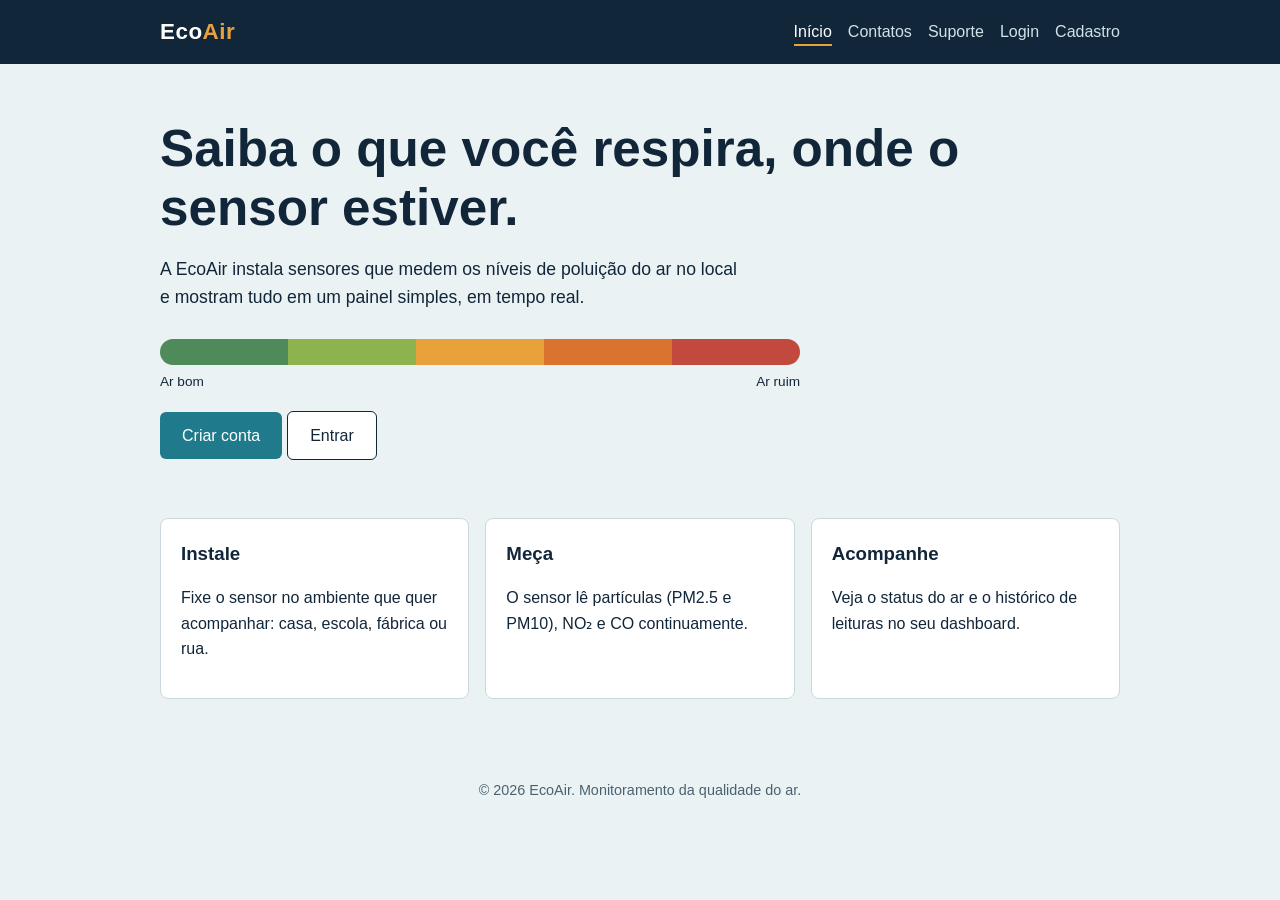
<file: index.html>
<!DOCTYPE html>
<html lang="pt-BR"><head><meta charset="utf-8"><meta name="viewport" content="width=device-width,initial-scale=1">
<title>Início | EcoAir</title><link rel="stylesheet" href="css/style.css"></head>
<body><header id="topo"></header><main>
<section class="hero"><h1>Saiba o que você respira, onde o sensor estiver.</h1>
<p>A EcoAir instala sensores que medem os níveis de poluição do ar no local e mostram tudo em um painel simples, em tempo real.</p>
<div class="scale" aria-hidden="true"><i style="background:#4F8A5B"></i><i style="background:#8DB34F"></i><i style="background:#E9A23B"></i><i style="background:#D9732E"></i><i style="background:#C2493D"></i></div>
<div class="scale-l"><span>Ar bom</span><span>Ar ruim</span></div>
<p id="acoes"><a class="btn" href="cadastro.html">Criar conta</a> <a class="btn alt" href="login.html">Entrar</a></p></section>
<section class="grid">
<div class="box"><h3>Instale</h3><p>Fixe o sensor no ambiente que quer acompanhar: casa, escola, fábrica ou rua.</p></div>
<div class="box"><h3>Meça</h3><p>O sensor lê partículas (PM2.5 e PM10), NO₂ e CO continuamente.</p></div>
<div class="box"><h3>Acompanhe</h3><p>Veja o status do ar e o histórico de leituras no seu dashboard.</p></div></section>
</main><footer id="rodape"></footer><script src="js/app.js"></script></body></html>
</file>
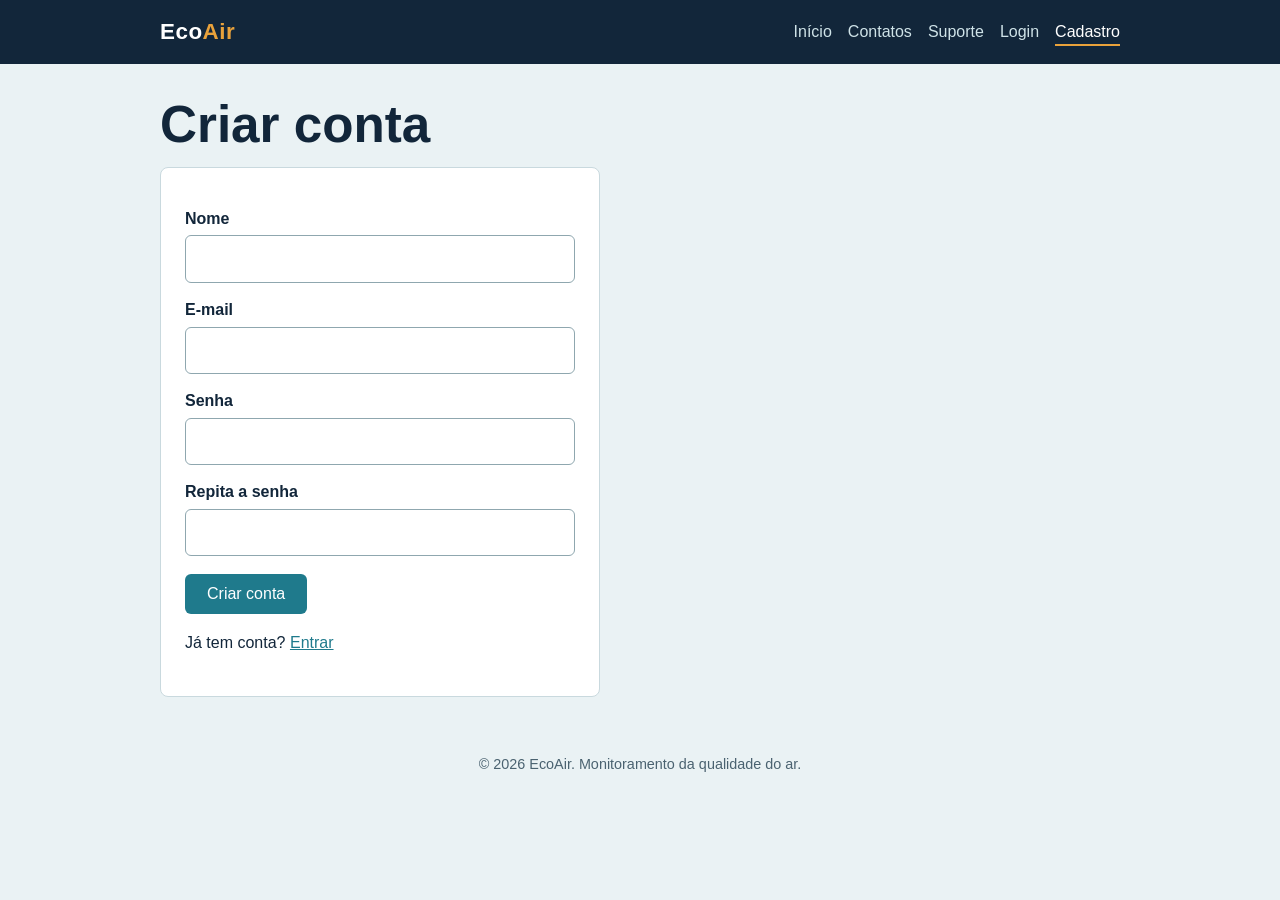
<file: cadastro.html>
<!DOCTYPE html>
<html lang="pt-BR"><head><meta charset="utf-8"><meta name="viewport" content="width=device-width,initial-scale=1">
<title>Cadastro | EcoAir</title><link rel="stylesheet" href="css/style.css"></head>
<body><header id="topo"></header><main>
<h1>Criar conta</h1>
<form id="form-cadastro"><label for="n">Nome</label><input id="n" name="nome" required autocomplete="name"><label for="e">E-mail</label><input id="e" name="email" type="email" required autocomplete="email"><label for="s">Senha</label><input id="s" name="senha" type="password" required minlength="6" autocomplete="new-password"><label for="s2">Repita a senha</label><input id="s2" name="senha2" type="password" required autocomplete="new-password"><button class="btn">Criar conta</button><div id="msg" role="alert"></div><p>Já tem conta? <a href="login.html">Entrar</a></p></form>
</main><footer id="rodape"></footer><script src="js/app.js"></script></body></html>
</file>
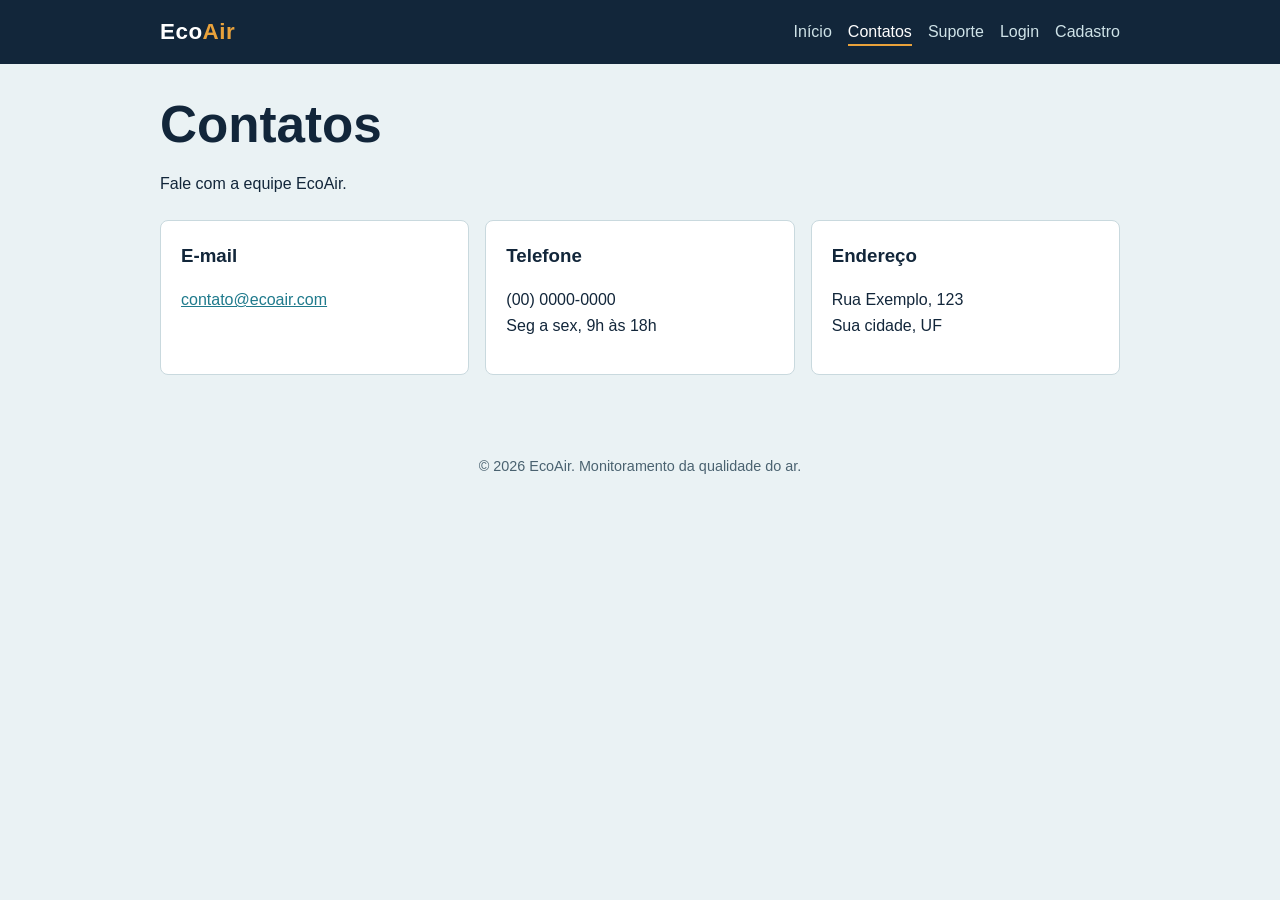
<file: contatos.html>
<!DOCTYPE html>
<html lang="pt-BR"><head><meta charset="utf-8"><meta name="viewport" content="width=device-width,initial-scale=1">
<title>Contatos | EcoAir</title><link rel="stylesheet" href="css/style.css"></head>
<body><header id="topo"></header><main>
<h1>Contatos</h1><p>Fale com a equipe EcoAir.</p>
<div class="grid"><div class="box"><h3>E-mail</h3><p><a href="mailto:contato@ecoair.com">contato@ecoair.com</a></p></div>
<div class="box"><h3>Telefone</h3><p>(00) 0000-0000<br>Seg a sex, 9h às 18h</p></div>
<div class="box"><h3>Endereço</h3><p>Rua Exemplo, 123<br>Sua cidade, UF</p></div></div>
</main><footer id="rodape"></footer><script src="js/app.js"></script></body></html>
</file>
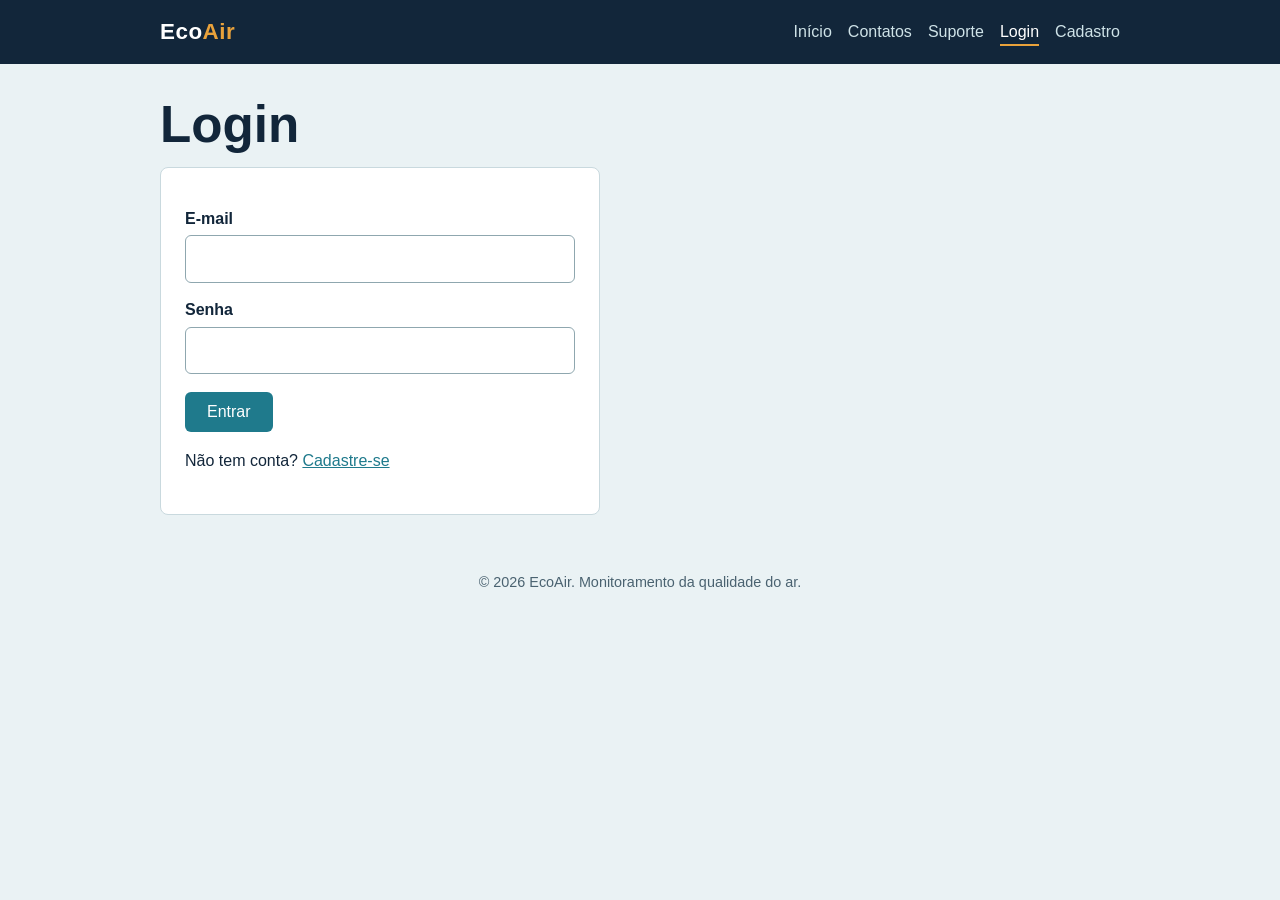
<file: dashboard.html>
<!DOCTYPE html>
<html lang="pt-BR"><head><meta charset="utf-8"><meta name="viewport" content="width=device-width,initial-scale=1">
<title>Dashboard | EcoAir</title><link rel="stylesheet" href="css/style.css"></head>
<body><header id="topo"></header><main>
<div id="dash"><div class="top"><h1 id="ola" style="font-size:2rem">Dashboard</h1><span id="status" class="status">-</span></div>
<div class="grid"><div class="box"><h2>Leituras atuais</h2><div id="medidas"></div><p style="font-size:.85rem">Atualiza a cada 4 segundos. Dados de demonstração.</p></div>
<div class="box"><h2>Local do sensor</h2><label for="local">Nome do local</label><input id="local" placeholder="Ex.: Sala 2, Escola Central"><p style="font-size:.9rem">Verde: dentro do limite. Amarelo: perto do limite. Vermelho: acima.</p></div></div>
<h2>Últimas leituras</h2><div class="wrap"><table><thead><tr><th>Hora</th><th>PM2.5</th><th>PM10</th><th>NO₂</th><th>CO</th></tr></thead><tbody id="hist"></tbody></table></div></div>
</main><footer id="rodape"></footer><script src="js/app.js"></script></body></html>
</file>
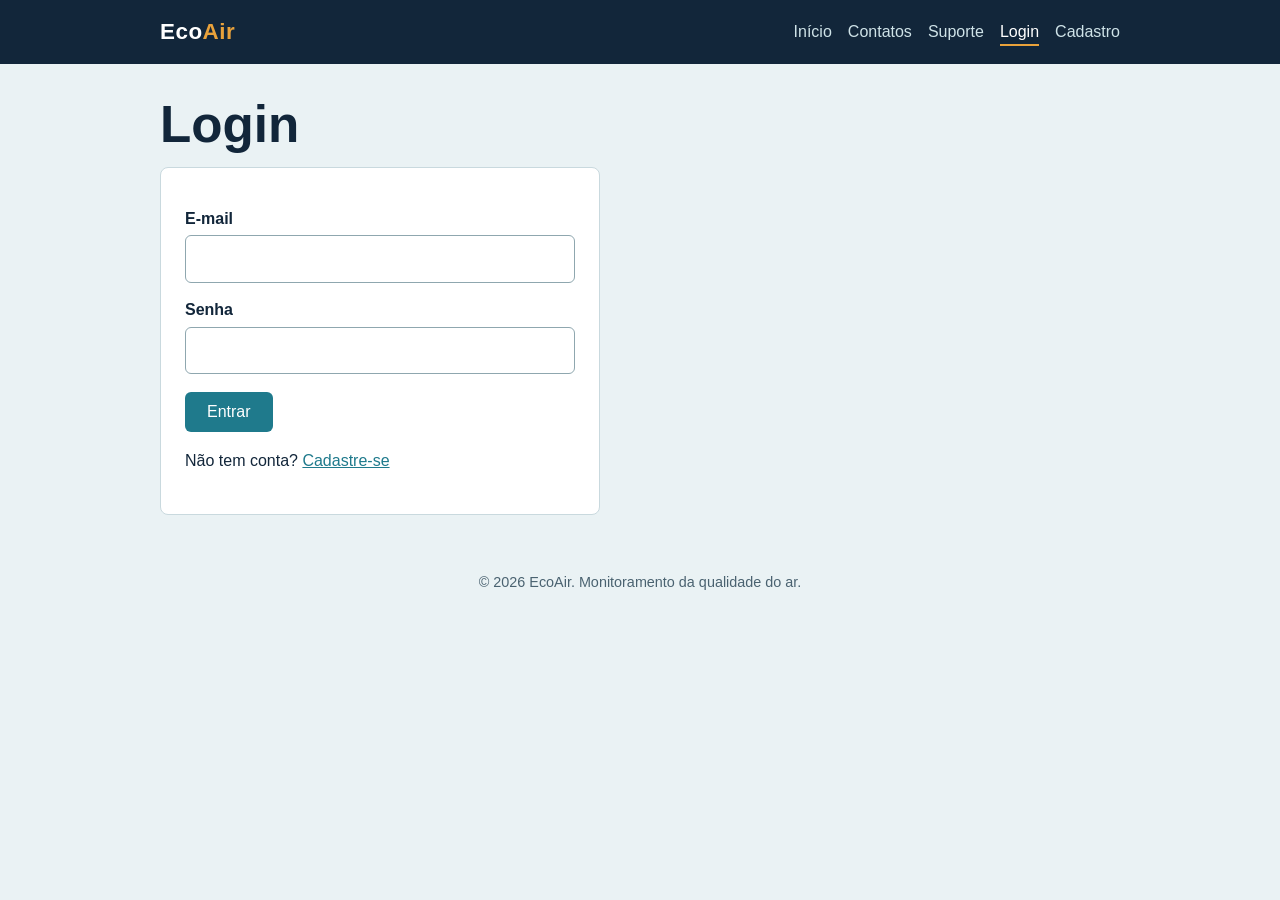
<file: login.html>
<!DOCTYPE html>
<html lang="pt-BR"><head><meta charset="utf-8"><meta name="viewport" content="width=device-width,initial-scale=1">
<title>Login | EcoAir</title><link rel="stylesheet" href="css/style.css"></head>
<body><header id="topo"></header><main>
<h1>Login</h1>
<form id="form-login"><label for="e">E-mail</label><input id="e" name="email" type="email" required autocomplete="email"><label for="s">Senha</label><input id="s" name="senha" type="password" required autocomplete="current-password"><button class="btn">Entrar</button><div id="msg" role="alert"></div><p>Não tem conta? <a href="cadastro.html">Cadastre-se</a></p></form>
</main><footer id="rodape"></footer><script src="js/app.js"></script></body></html>
</file>
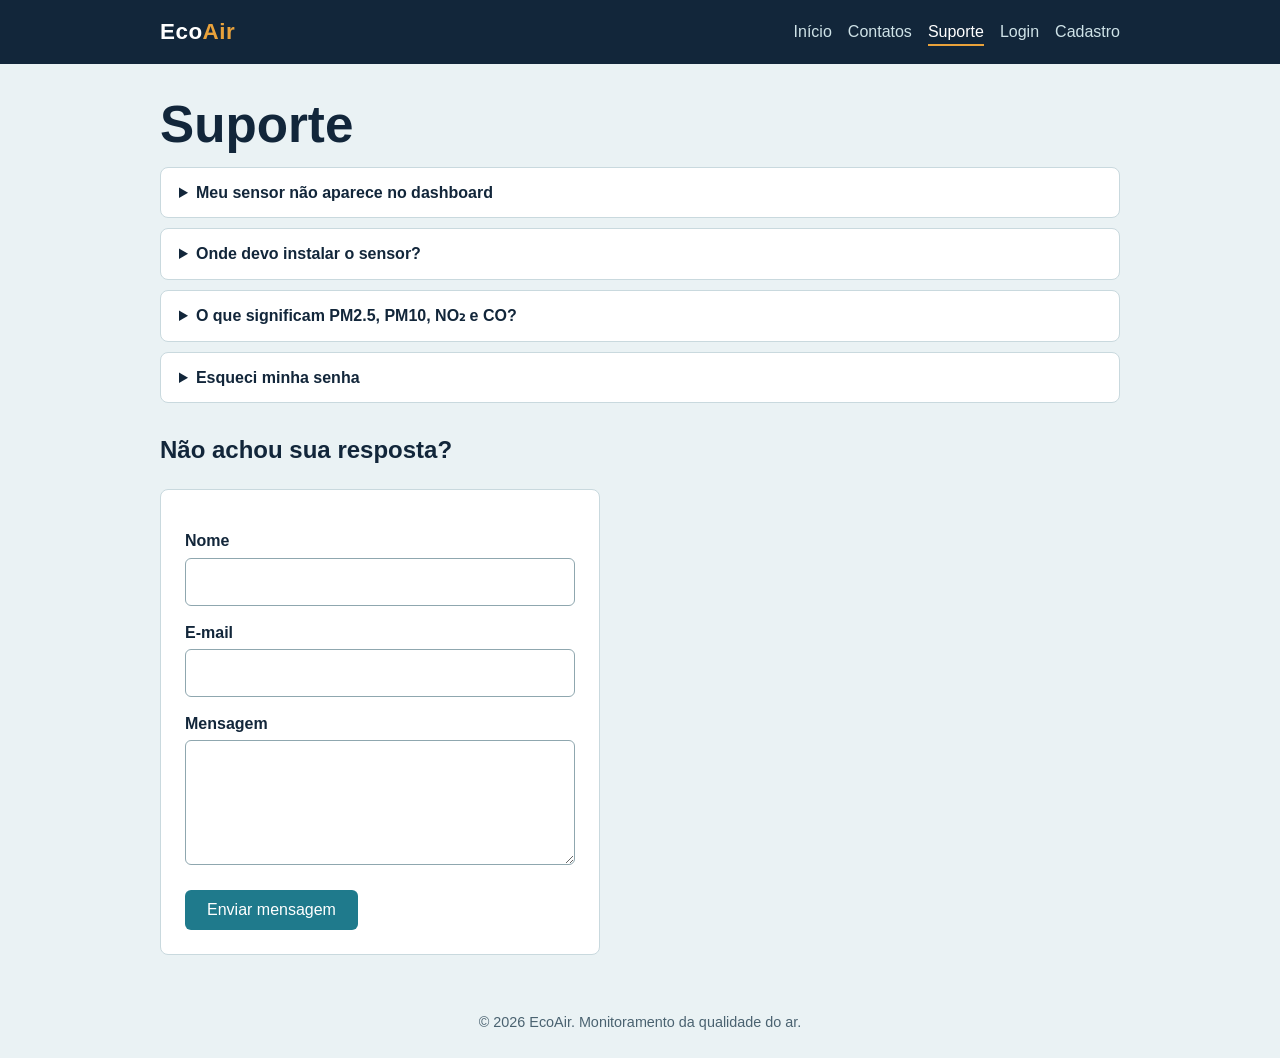
<file: suporte.html>
<!DOCTYPE html>
<html lang="pt-BR"><head><meta charset="utf-8"><meta name="viewport" content="width=device-width,initial-scale=1">
<title>Suporte | EcoAir</title><link rel="stylesheet" href="css/style.css"></head>
<body><header id="topo"></header><main>
<h1>Suporte</h1>
<details><summary>Meu sensor não aparece no dashboard</summary><p>Confira se está ligado e conectado ao Wi-Fi. Aguarde até 5 minutos após a instalação.</p></details>
<details><summary>Onde devo instalar o sensor?</summary><p>A 1,5 a 2 m do chão, longe de janelas abertas, fogões e saídas de ar.</p></details>
<details><summary>O que significam PM2.5, PM10, NO₂ e CO?</summary><p>PM2.5 e PM10 são partículas em suspensão. NO₂ é dióxido de nitrogênio e CO é monóxido de carbono.</p></details>
<details><summary>Esqueci minha senha</summary><p>Escreva para contato@ecoair.com e ajudamos você a recuperar o acesso.</p></details>
<h2 style="margin-top:28px">Não achou sua resposta?</h2>
<form id="form-contato"><label for="n">Nome</label><input id="n" required><label for="e">E-mail</label><input id="e" type="email" required><label for="t">Mensagem</label><textarea id="t" rows="4" required></textarea><button class="btn">Enviar mensagem</button><div id="msg" role="status"></div></form>
</main><footer id="rodape"></footer><script src="js/app.js"></script></body></html>
</file>
<file: css/style.css>
:root{--ink:#12263A;--mist:#EAF2F4;--teal:#1F7A8C;--amber:#E9A23B;--leaf:#4F8A5B;--red:#C2493D;--line:#C9D9DE;--white:#fff}
*{box-sizing:border-box}
body{margin:0;font-family:"Segoe UI",Helvetica,Arial,sans-serif;color:var(--ink);background:var(--mist);line-height:1.6}
a{color:var(--teal)}
:focus-visible{outline:3px solid var(--amber);outline-offset:2px}
header{background:var(--ink);color:var(--white)}
.bar{max-width:1000px;margin:auto;padding:14px 20px;display:flex;flex-wrap:wrap;align-items:center;justify-content:space-between;gap:10px}
.logo{font-size:1.4rem;font-weight:700;color:var(--white);text-decoration:none;letter-spacing:.5px}
.logo b{color:var(--amber)}
nav a{color:#CFE3E8;text-decoration:none;margin-left:16px;padding:4px 0}
nav a:hover,nav a.on{color:var(--white);border-bottom:2px solid var(--amber)}
main{max-width:1000px;margin:auto;padding:32px 20px}
h1{font-size:clamp(2rem,5vw,3.2rem);line-height:1.15;margin:0 0 12px}
h2{margin-top:0}
.hero{padding:24px 0 16px}
.hero p{max-width:60ch;font-size:1.1rem}
.scale{display:flex;height:26px;border-radius:13px;overflow:hidden;margin:28px 0 6px;max-width:640px}
.scale i{flex:1}
.scale-l{display:flex;justify-content:space-between;max-width:640px;font-size:.85rem}
.btn{display:inline-block;background:var(--teal);color:var(--white);border:0;padding:11px 22px;border-radius:6px;font-size:1rem;cursor:pointer;text-decoration:none}
.btn:hover{background:#17606E}
.btn.alt{background:var(--white);color:var(--ink);border:1px solid var(--ink)}
.grid{display:grid;grid-template-columns:repeat(auto-fit,minmax(220px,1fr));gap:16px;margin:24px 0}
.box{background:var(--white);border:1px solid var(--line);border-radius:8px;padding:20px}
.box h3{margin:0 0 6px}
form{background:var(--white);border:1px solid var(--line);border-radius:8px;padding:24px;max-width:440px}
label{display:block;font-weight:600;margin:14px 0 4px}
input,textarea,select{width:100%;padding:10px;border:1px solid #8FA7AF;border-radius:6px;font:inherit}
form .btn{margin-top:18px}
.msg{margin-top:12px;font-weight:600}
.err{color:var(--red)}.ok{color:var(--leaf)}
details{background:var(--white);border:1px solid var(--line);border-radius:8px;padding:12px 18px;margin-bottom:10px}
summary{cursor:pointer;font-weight:600}
.top{display:flex;flex-wrap:wrap;justify-content:space-between;align-items:center;gap:10px}
.status{display:inline-block;padding:6px 16px;border-radius:20px;color:var(--white);font-weight:700}
.m{margin:14px 0}
.m div.t{display:flex;justify-content:space-between}
.track{height:14px;background:var(--mist);border-radius:7px;overflow:hidden}
.fill{height:100%;width:0;transition:width .6s}
table{width:100%;border-collapse:collapse;background:var(--white)}
th,td{padding:8px 10px;border-bottom:1px solid var(--line);text-align:left}
.wrap{overflow-x:auto}
footer{text-align:center;padding:24px;color:#4A6270;font-size:.9rem}
@media(prefers-reduced-motion:reduce){*{transition:none!important}}
</file>
